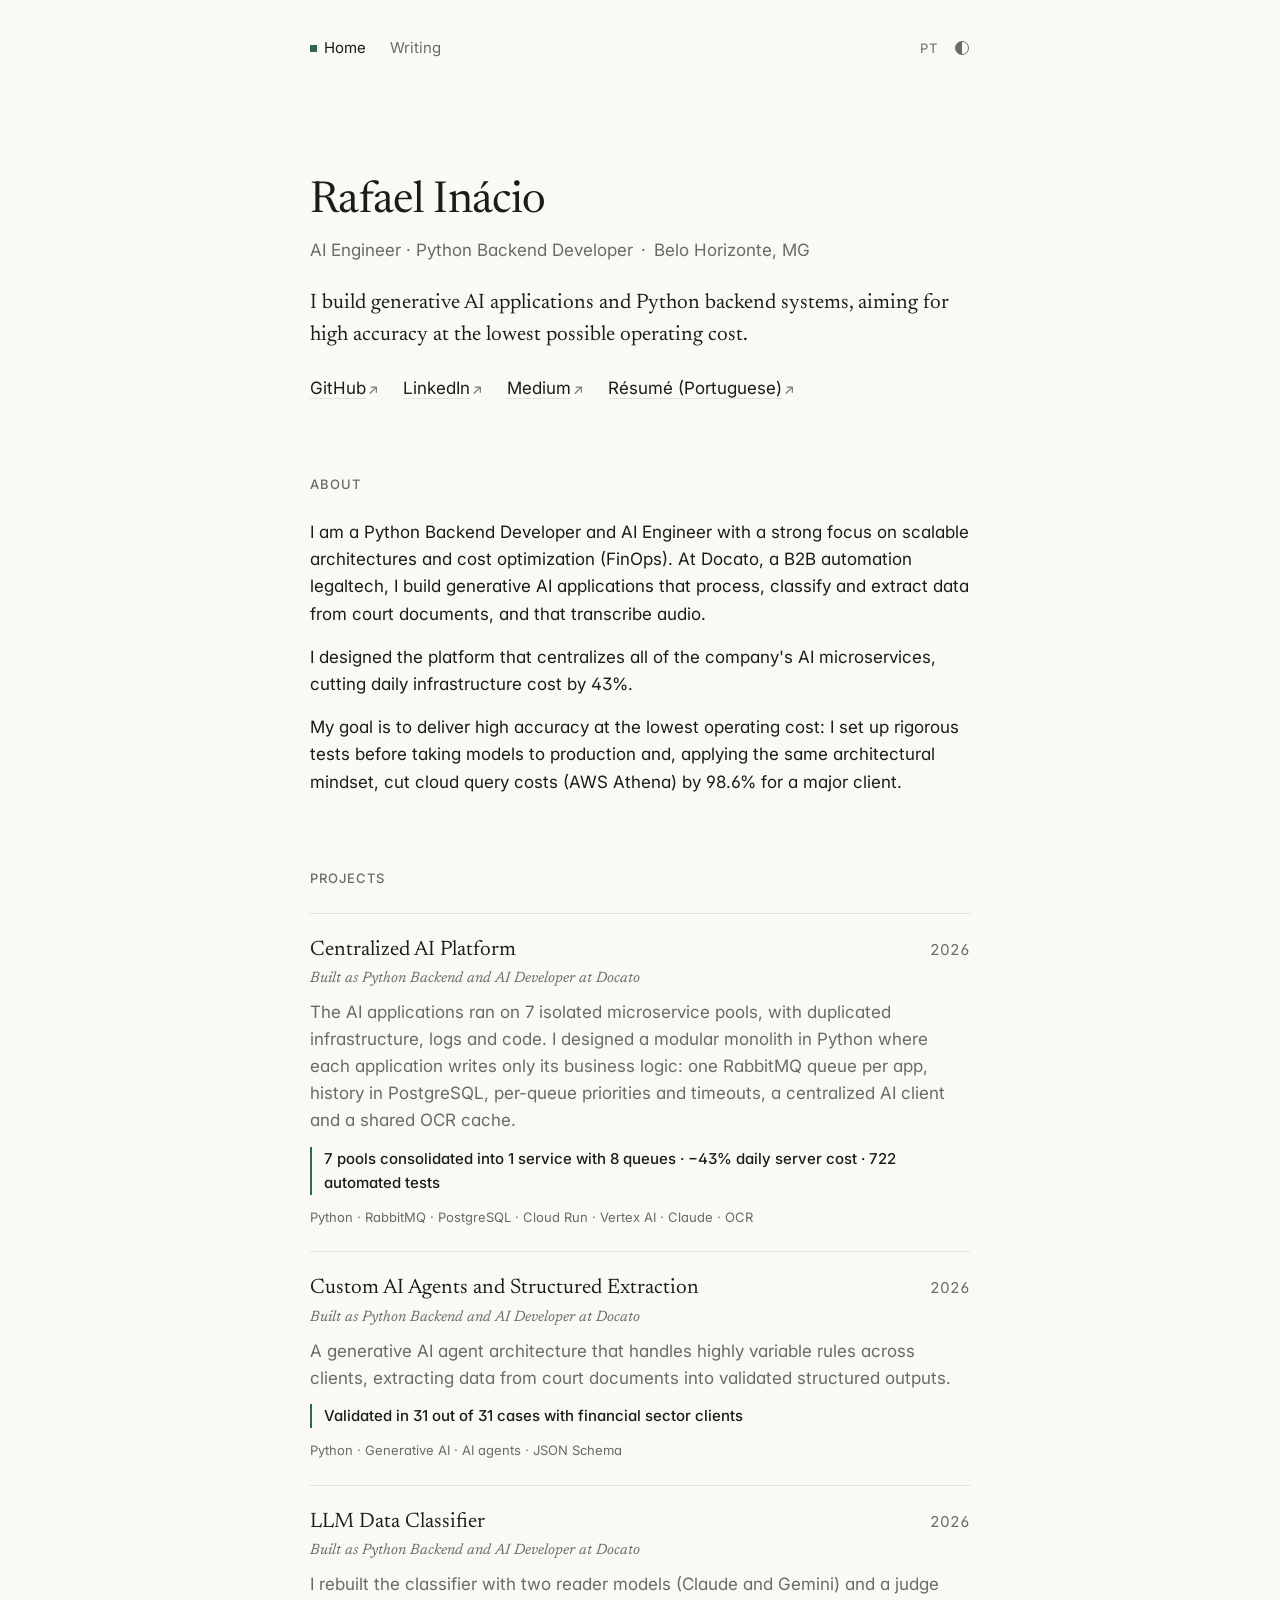
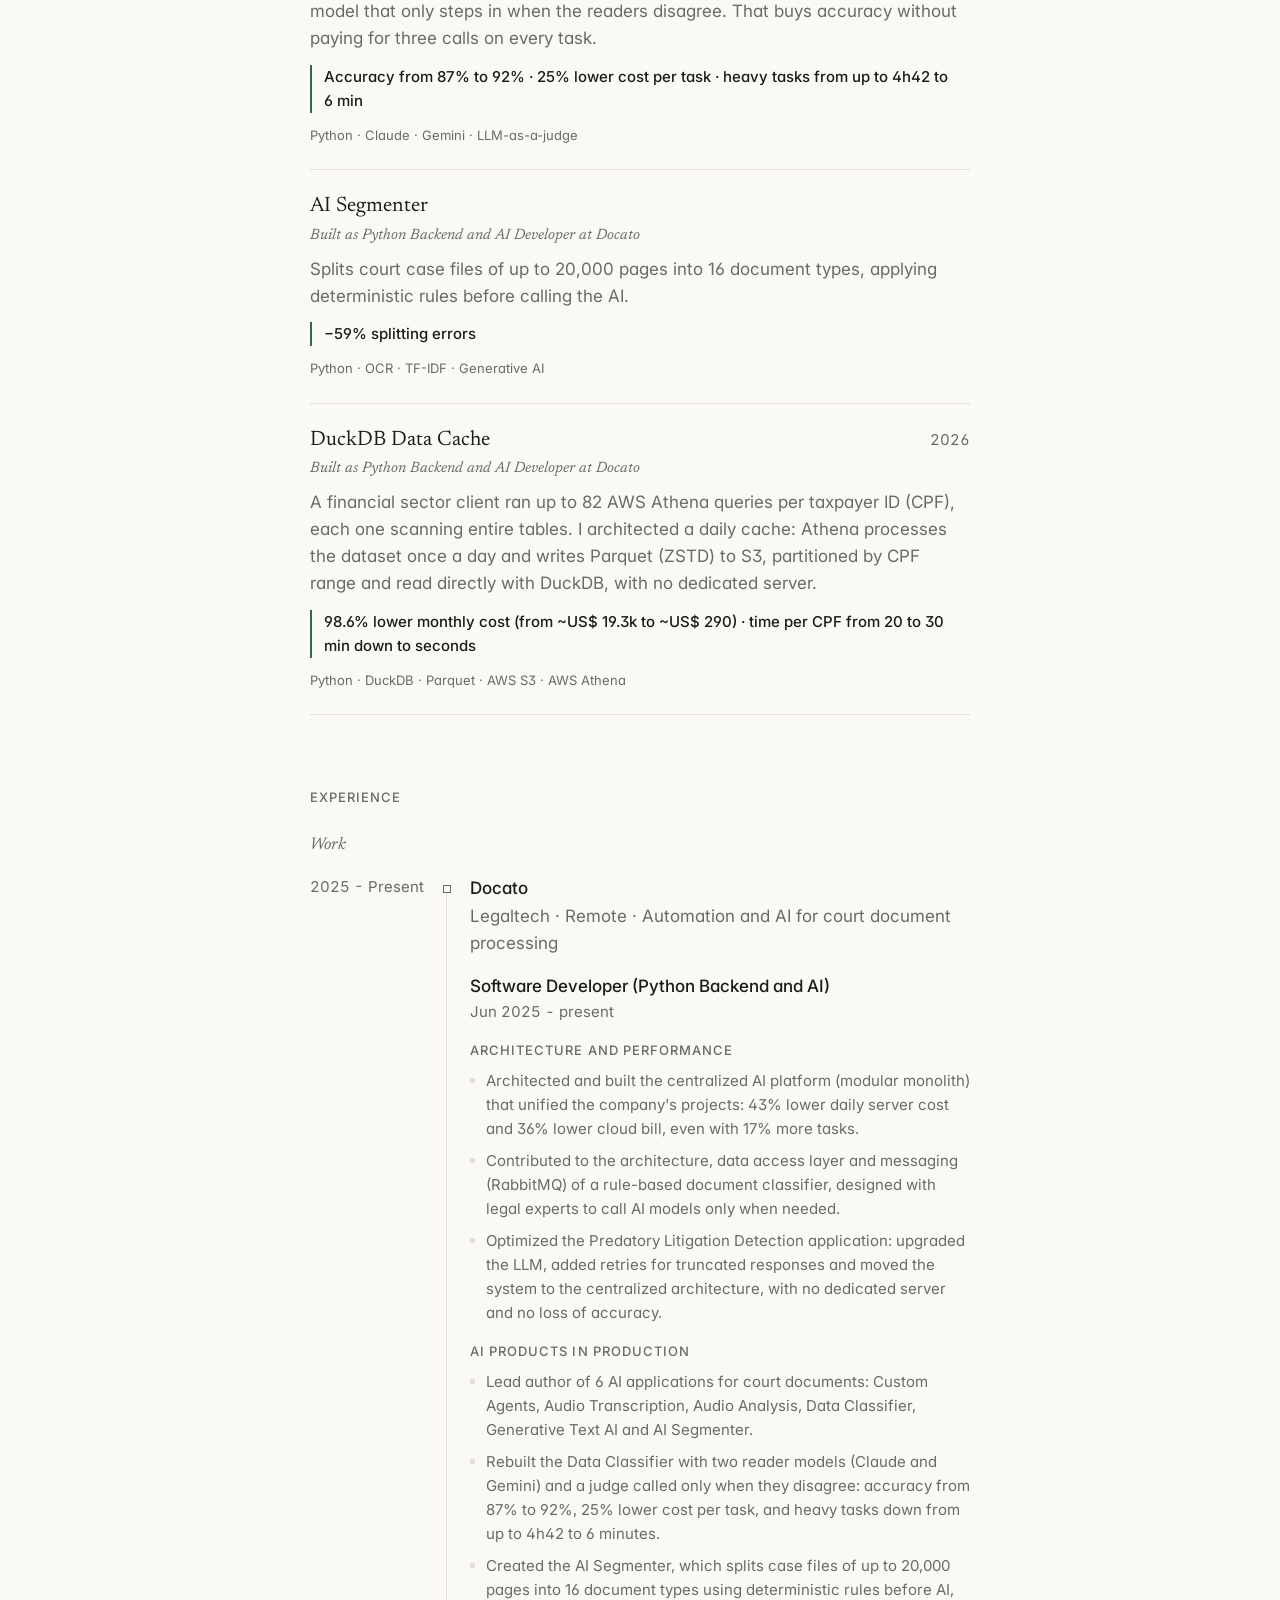
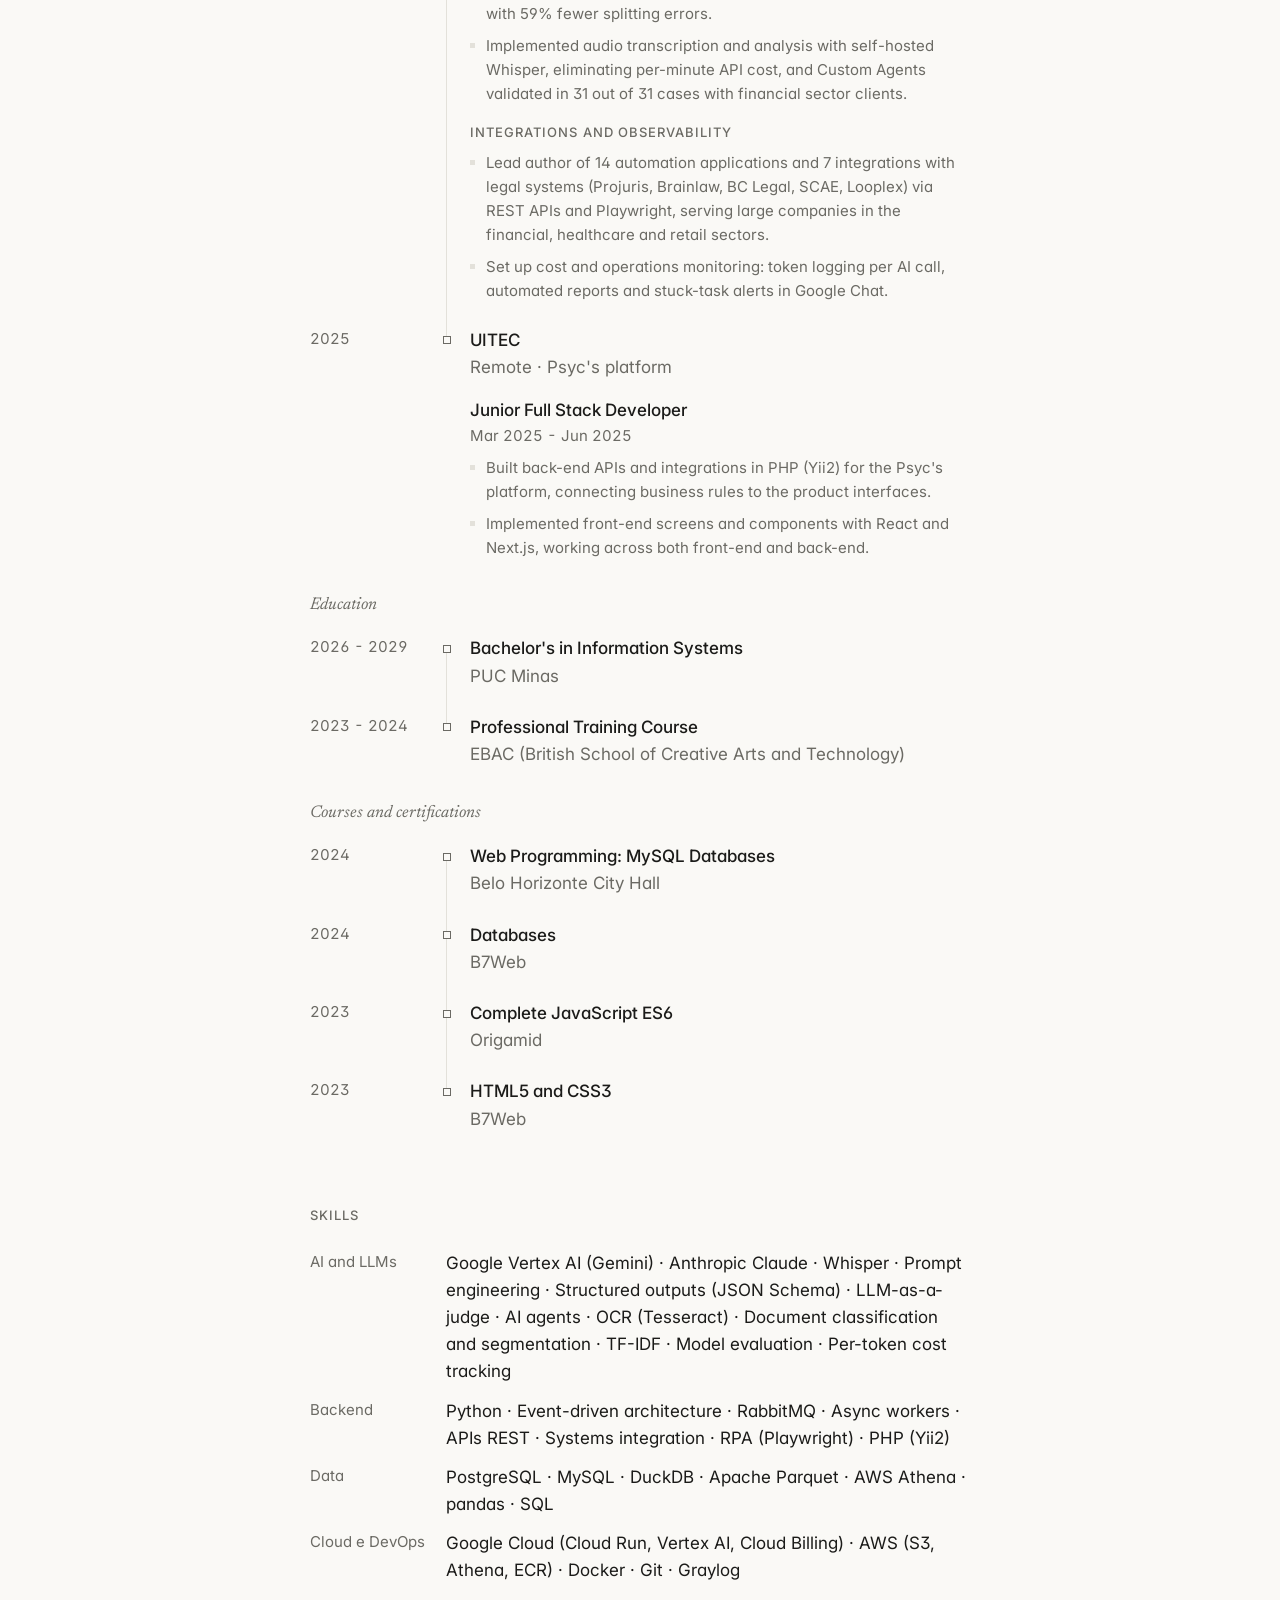
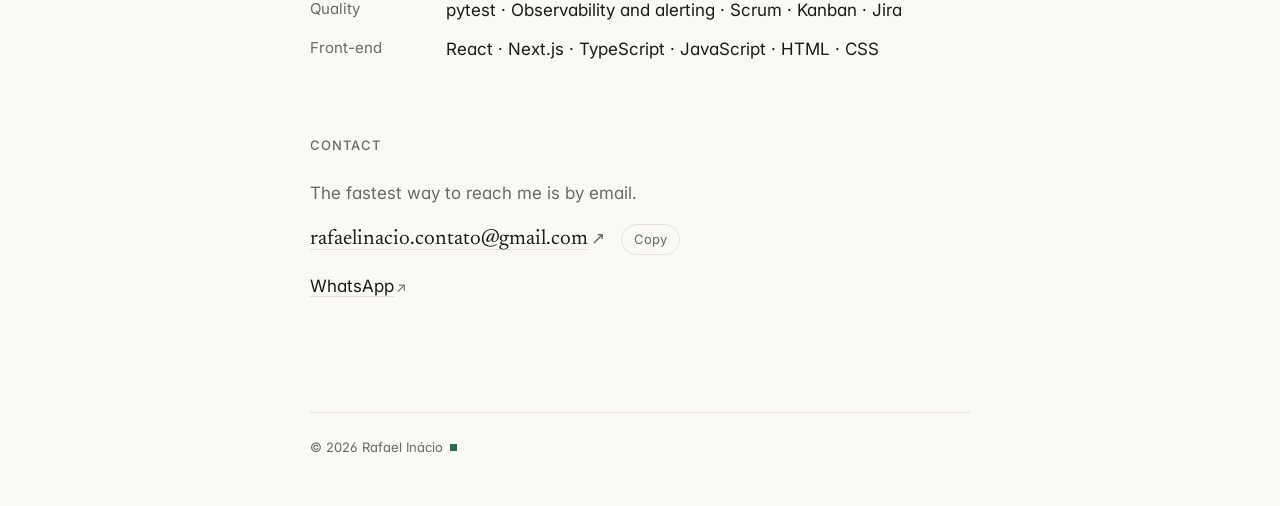
<file: index.html>
<!doctype html>

<html lang="pt-BR">
<head>
  <meta charset="utf-8">
  <meta name="viewport" content="width=device-width, initial-scale=1">
  <meta name="color-scheme" content="light dark">
  <meta name="theme-color" content="#faf9f6" media="(prefers-color-scheme: light)">
  <meta name="theme-color" content="#121211" media="(prefers-color-scheme: dark)">
  <meta name="description" content="">
  <title></title>

  <script>
    try {
      var savedTheme = localStorage.getItem('portfolio:tema');
      if (savedTheme === 'light' || savedTheme === 'dark') document.documentElement.dataset.theme = savedTheme;
    } catch (error) {}
  </script>

  <link rel="icon" href="data:image/svg+xml,%3Csvg xmlns='http://www.w3.org/2000/svg' viewBox='0 0 16 16'%3E%3Crect x='4' y='4' width='8' height='8' fill='%232d6a4f'/%3E%3C/svg%3E">

  <link rel="preconnect" href="https://fonts.googleapis.com">
  <link rel="preconnect" href="https://fonts.gstatic.com" crossorigin>
  <link rel="preload" as="style" href="https://fonts.googleapis.com/css2?family=Inter:wght@400;500&family=Newsreader:ital,opsz,wght@0,6..72,400;0,6..72,500;1,6..72,400&display=swap" onload="this.onload = null; this.rel = 'stylesheet'">
  <noscript><link rel="stylesheet" href="https://fonts.googleapis.com/css2?family=Inter:wght@400;500&family=Newsreader:ital,opsz,wght@0,6..72,400;0,6..72,500;1,6..72,400&display=swap"></noscript>

  <link rel="stylesheet" href="style.css">

  <link rel="modulepreload" href="js/app/PortfolioApp.js">
  <link rel="modulepreload" href="js/app/MetaManager.js">
  <link rel="modulepreload" href="js/core/dom.js">
  <link rel="modulepreload" href="js/core/utils.js">
  <link rel="modulepreload" href="js/services/PortfolioService.js">
  <link rel="modulepreload" href="js/services/MediumService.js">
  <link rel="modulepreload" href="js/services/ClipboardService.js">
  <link rel="modulepreload" href="js/ui/Link.js">
  <link rel="modulepreload" href="js/ui/Announcer.js">
  <link rel="modulepreload" href="js/features/Curiosities.js">
  <link rel="modulepreload" href="js/features/EdgeScrollNavigation.js">
  <link rel="modulepreload" href="js/features/ThemeSwitcher.js">
  <link rel="modulepreload" href="js/features/LanguageSwitcher.js">
  <link rel="modulepreload" href="js/components/Component.js">
  <link rel="modulepreload" href="js/components/Section.js">
  <link rel="modulepreload" href="js/components/Nav.js">
  <link rel="modulepreload" href="js/components/Hero.js">
  <link rel="modulepreload" href="js/components/About.js">
  <link rel="modulepreload" href="js/components/Projects.js">
  <link rel="modulepreload" href="js/components/Writings.js">
  <link rel="modulepreload" href="js/components/WritingsHeader.js">
  <link rel="modulepreload" href="js/components/Timeline.js">
  <link rel="modulepreload" href="js/components/Skills.js">
  <link rel="modulepreload" href="js/components/Contact.js">
  <link rel="modulepreload" href="js/components/Footer.js">
  <script type="module" src="js/main.js"></script>
</head>
<body class="is-loading" data-pagina="inicio">
  <div class="loader" aria-hidden="true"><span class="caret"></span></div>

  <a class="skip-link" href="#conteudo" data-texto="textos.acessibilidade.pularConteudo"></a>

  <div class="page">
    <nav class="site-nav" id="navegacao" data-aria="textos.acessibilidade.navegacaoSite"></nav>
    <header class="hero" id="hero"></header>
    <main id="conteudo" tabindex="-1" aria-busy="true"></main>
    <footer class="footer" id="rodape"></footer>
  </div>

  <div class="sr-only" aria-live="polite" id="anuncio"></div>
</body>
</html>
</file>
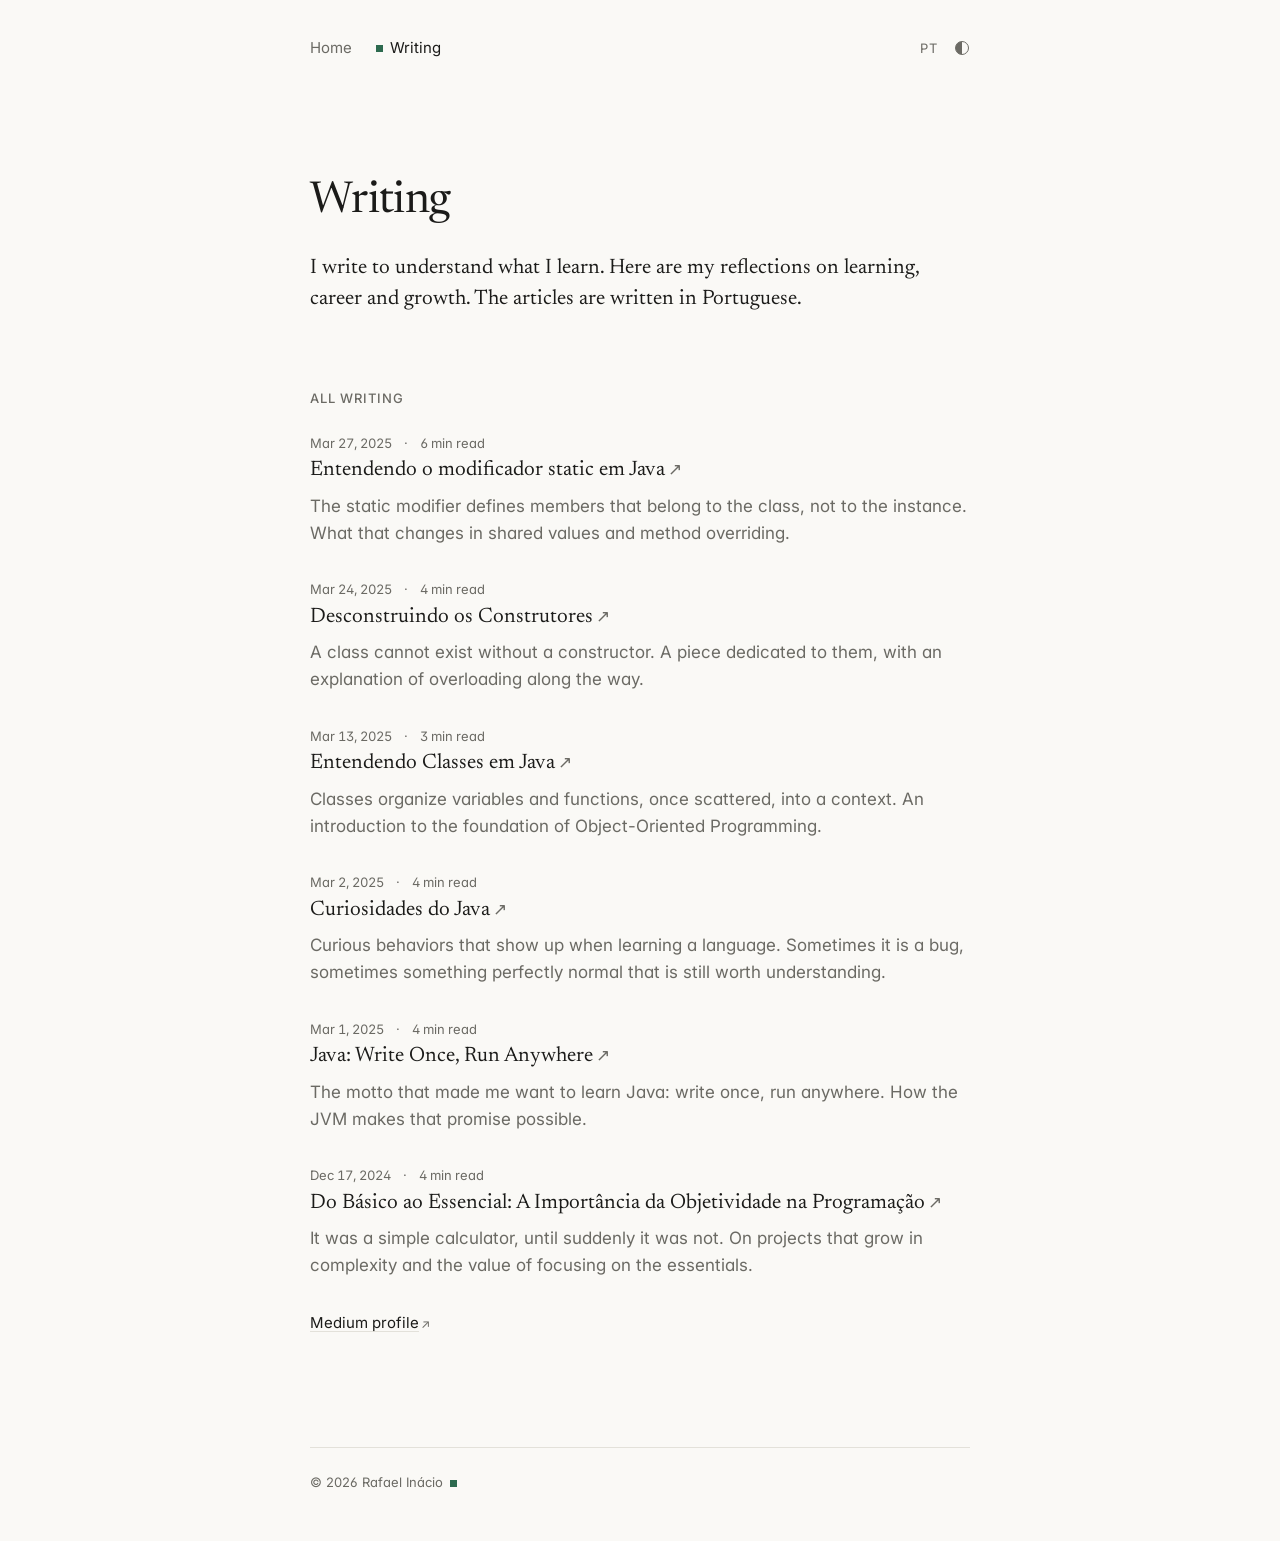
<file: escritos.html>
<!doctype html>
<html lang="pt-BR">
<head>
  <meta charset="utf-8">
  <meta name="viewport" content="width=device-width, initial-scale=1">
  <meta name="color-scheme" content="light dark">
  <meta name="theme-color" content="#faf9f6" media="(prefers-color-scheme: light)">
  <meta name="theme-color" content="#121211" media="(prefers-color-scheme: dark)">
  <meta name="description" content="">
  <title></title>

  <script>
    try {
      var savedTheme = localStorage.getItem('portfolio:tema');
      if (savedTheme === 'light' || savedTheme === 'dark') document.documentElement.dataset.theme = savedTheme;
    } catch (error) {}
  </script>

  <link rel="icon" href="data:image/svg+xml,%3Csvg xmlns='http://www.w3.org/2000/svg' viewBox='0 0 16 16'%3E%3Crect x='4' y='4' width='8' height='8' fill='%232d6a4f'/%3E%3C/svg%3E">

  <link rel="preconnect" href="https://fonts.googleapis.com">
  <link rel="preconnect" href="https://fonts.gstatic.com" crossorigin>
  <link rel="preload" as="style" href="https://fonts.googleapis.com/css2?family=Inter:wght@400;500&family=Newsreader:ital,opsz,wght@0,6..72,400;0,6..72,500;1,6..72,400&display=swap" onload="this.onload = null; this.rel = 'stylesheet'">
  <noscript><link rel="stylesheet" href="https://fonts.googleapis.com/css2?family=Inter:wght@400;500&family=Newsreader:ital,opsz,wght@0,6..72,400;0,6..72,500;1,6..72,400&display=swap"></noscript>
  <link rel="preconnect" href="https://api.rss2json.com" crossorigin>

  <link rel="stylesheet" href="style.css">
  <link rel="modulepreload" href="js/app/PortfolioApp.js">
  <link rel="modulepreload" href="js/app/MetaManager.js">
  <link rel="modulepreload" href="js/core/dom.js">
  <link rel="modulepreload" href="js/core/utils.js">
  <link rel="modulepreload" href="js/services/PortfolioService.js">
  <link rel="modulepreload" href="js/services/MediumService.js">
  <link rel="modulepreload" href="js/services/ClipboardService.js">
  <link rel="modulepreload" href="js/ui/Link.js">
  <link rel="modulepreload" href="js/ui/Announcer.js">
  <link rel="modulepreload" href="js/features/Curiosities.js">
  <link rel="modulepreload" href="js/features/EdgeScrollNavigation.js">
  <link rel="modulepreload" href="js/features/ThemeSwitcher.js">
  <link rel="modulepreload" href="js/features/LanguageSwitcher.js">
  <link rel="modulepreload" href="js/components/Component.js">
  <link rel="modulepreload" href="js/components/Section.js">
  <link rel="modulepreload" href="js/components/Nav.js">
  <link rel="modulepreload" href="js/components/Hero.js">
  <link rel="modulepreload" href="js/components/About.js">
  <link rel="modulepreload" href="js/components/Projects.js">
  <link rel="modulepreload" href="js/components/Writings.js">
  <link rel="modulepreload" href="js/components/WritingsHeader.js">
  <link rel="modulepreload" href="js/components/Timeline.js">
  <link rel="modulepreload" href="js/components/Skills.js">
  <link rel="modulepreload" href="js/components/Contact.js">
  <link rel="modulepreload" href="js/components/Footer.js">
  <script type="module" src="js/main.js"></script>
</head>
<body class="is-loading" data-pagina="escritos">
  <div class="loader" aria-hidden="true"><span class="caret"></span></div>

  <a class="skip-link" href="#conteudo" data-texto="textos.acessibilidade.pularConteudo"></a>

  <div class="page">
    <nav class="site-nav" id="navegacao" data-aria="textos.acessibilidade.navegacaoSite"></nav>
    <header class="hero" id="hero"></header>
    <main id="conteudo" tabindex="-1" aria-busy="true"></main>
    <footer class="footer" id="rodape"></footer>
  </div>

  <div class="sr-only" aria-live="polite" id="anuncio"></div>
</body>
</html>
</file>
<file: style.css>
/* 1. Design tokens ------------------------------------------------- */
:root {
  --font-serif: "Newsreader", "Iowan Old Style", Georgia, serif;
  --font-sans: "Inter", system-ui, -apple-system, "Segoe UI", Roboto, sans-serif;

  --text-xs: 0.8125rem;
  --text-sm: 0.9375rem;
  --text-base: 1.0625rem;
  --text-lg: 1.3125rem;
  --text-xl: clamp(2rem, 1.6rem + 2vw, 2.75rem);

  --leading-tight: 1.2;
  --leading-normal: 1.6;
  --tracking-label: 0.08em;

  --space-1: 0.25rem;
  --space-2: 0.5rem;
  --space-3: 0.75rem;
  --space-4: 1rem;
  --space-5: 1.5rem;
  --space-6: 2rem;
  --space-7: 3rem;
  --space-8: 4.5rem;
  --space-9: 7rem;

  --measure: 660px;
  --gutter: 1.25rem;
  --period-col: 7.5rem;

  --bg: #faf9f6;
  --fg: #1b1b19;
  --muted: #6b6a64;
  --rule: #e3e1da;
  --accent: #2d6a4f;
  --highlight: rgba(45, 106, 79, 0.14);
  --selection: rgba(45, 106, 79, 0.2);
  --drawing-filter: none;

  --ease: cubic-bezier(0.22, 1, 0.36, 1);
  --dur: 380ms;

  color-scheme: light dark;
}

/* Tema escuro: sistema no escuro sem escolha manual, ou data-theme="dark".
   Manter as cores dos dois blocos iguais. */
@media (prefers-color-scheme: dark) {
  :root:not([data-theme="light"]) {
    --bg: #121211;
    --fg: #ecebe6;
    --muted: #9b9a93;
    --rule: #2a2a27;
    --accent: #74c69d;
    --highlight: rgba(116, 198, 157, 0.2);
    --selection: rgba(116, 198, 157, 0.3);
    --drawing-filter: invert(1);
  }
}

:root[data-theme="dark"] {
  --bg: #121211;
  --fg: #ecebe6;
  --muted: #9b9a93;
  --rule: #2a2a27;
  --accent: #74c69d;
  --highlight: rgba(116, 198, 157, 0.2);
  --selection: rgba(116, 198, 157, 0.3);
  --drawing-filter: invert(1);
  color-scheme: dark;
}

:root[data-theme="light"] { color-scheme: light; }


/* 2. Reset e base -------------------------------------------------- */
*,
*::before,
*::after { box-sizing: border-box; }

* { margin: 0; }

html {
  -webkit-text-size-adjust: 100%;
  text-size-adjust: 100%;
  scroll-behavior: smooth;
}

body {
  background: var(--bg);
  color: var(--fg);
  font-family: var(--font-sans);
  font-size: var(--text-base);
  line-height: var(--leading-normal);
  font-feature-settings: "ss01", "cv11";
  -webkit-font-smoothing: antialiased;
  text-rendering: optimizeLegibility;
}

::selection { background: var(--selection); }

img { display: block; max-width: 100%; height: auto; }

ol, ul { list-style: none; padding: 0; }

button { font: inherit; color: inherit; }

:focus-visible {
  outline: 2px solid var(--accent);
  outline-offset: 3px;
  border-radius: 2px;
}


/* 3. Layout -------------------------------------------------------- */
.page {
  max-width: calc(var(--measure) + var(--gutter) * 2);
  margin-inline: auto;
  padding: var(--space-6) var(--gutter) var(--space-7);
}

main:focus { outline: none; }

.site-nav {
  display: flex;
  align-items: center;
  justify-content: space-between;
  min-height: 1.5rem; /* reserva o espaço antes do JS preencher */
  margin-bottom: var(--space-9);
  font-size: var(--text-sm);
}

.language-switch {
  margin-left: auto;
  padding: var(--space-1) var(--space-2);
  border: 0;
  background: transparent;
  font: inherit;
  font-size: var(--text-xs);
  letter-spacing: 0.08em;
  color: var(--muted);
  cursor: pointer;
  transition: color var(--dur) var(--ease);
}

.language-switch:hover { color: var(--fg); }

.theme-switch {
  display: grid;
  place-items: center;
  width: 2rem;
  height: 2rem;
  margin-right: calc(var(--space-2) * -1); /* alinha o círculo com a borda da coluna */
  padding: 0;
  border: 0;
  border-radius: 50%;
  background: transparent;
  color: var(--muted);
  cursor: pointer;
  transition: color var(--dur) var(--ease);
}

.theme-switch:hover { color: var(--fg); }

.theme-switch__icon {
  width: 0.9rem;
  height: 0.9rem;
  border: 1.5px solid currentColor;
  border-radius: 50%;
  background: linear-gradient(90deg, currentColor 50%, transparent 50%);
  transition: transform 500ms var(--ease);
}

.theme-switch:hover .theme-switch__icon { transform: rotate(180deg); }

.site-nav__list {
  display: flex;
  gap: var(--space-5);
}

.site-nav__link {
  color: var(--muted);
  text-decoration: none;
  transition: color var(--dur) var(--ease);
}

.site-nav__link:hover { color: var(--fg); }

.site-nav__link[aria-current="page"] { color: var(--fg); }

.site-nav__link[aria-current="page"]::before {
  content: "";
  display: inline-block;
  width: 0.45em;
  height: 0.45em;
  margin-right: 0.5em;
  background: var(--accent);
  vertical-align: 0.1em;
}


/* 4. Hero ---------------------------------------------------------- */
.hero { margin-bottom: var(--space-8); }

.hero__avatar {
  width: 64px;
  height: 64px;
  border-radius: 50%;
  object-fit: cover;
  margin-bottom: var(--space-5);
}

.hero__name {
  font-family: var(--font-serif);
  font-size: var(--text-xl);
  font-weight: 400;
  line-height: var(--leading-tight);
  letter-spacing: -0.015em;
}

.hero__role {
  margin-top: var(--space-2);
  color: var(--muted);
}

.hero__place::before {
  content: "·";
  margin-inline: var(--space-2);
}

.hero__lede {
  margin-top: var(--space-5);
  font-family: var(--font-serif);
  font-size: var(--text-lg);
  line-height: 1.5;
  text-wrap: pretty;
}

.hero__links { margin-top: var(--space-5); }

.inline-list {
  display: flex;
  flex-wrap: wrap;
  gap: var(--space-2) var(--space-5);
}


/* 5. Seções e prosa ------------------------------------------------ */
.section + .section { margin-top: var(--space-8); }

.section__title {
  margin-bottom: var(--space-5);
  font-size: var(--text-xs);
  font-weight: 500;
  letter-spacing: var(--tracking-label);
  text-transform: uppercase;
  color: var(--muted);
}

.prose p { text-wrap: pretty; }
.prose p + p { margin-top: var(--space-4); }


/* 6. Projetos ------------------------------------------------------ */
.projects { border-top: 1px solid var(--rule); }

.project {
  padding-block: var(--space-5);
  border-bottom: 1px solid var(--rule);
}

.project__head {
  display: flex;
  align-items: baseline;
  justify-content: space-between;
  gap: var(--space-4);
}

.project__title {
  font-family: var(--font-serif);
  font-size: var(--text-lg);
  font-weight: 400;
  line-height: var(--leading-tight);
}

.project__year,
.timeline__period {
  font-size: var(--text-sm);
  color: var(--muted);
  font-variant-numeric: tabular-nums;
  white-space: nowrap;
}

.project__context {
  margin-top: var(--space-1);
  font-family: var(--font-serif);
  font-style: italic;
  font-size: var(--text-sm);
  color: var(--muted);
}

.project__summary {
  margin-top: var(--space-2);
  color: var(--muted);
  text-wrap: pretty;
}

.project-group + .project-group { margin-top: var(--space-7); }

.project__result {
  margin-top: var(--space-3);
  padding-left: var(--space-3);
  border-left: 2px solid var(--accent);
  font-size: var(--text-sm);
  font-weight: 500;
  text-wrap: pretty;
}

.project__meta {
  display: flex;
  flex-wrap: wrap;
  justify-content: space-between;
  gap: var(--space-2) var(--space-4);
  margin-top: var(--space-3);
  font-size: var(--text-xs);
  color: var(--muted);
}


/* 6b. Escritos ----------------------------------------------------- */
.section__intro {
  margin-bottom: var(--space-5);
  color: var(--muted);
  text-wrap: pretty;
}

.post + .post { margin-top: var(--space-6); }

.post__meta {
  display: flex;
  flex-wrap: wrap;
  gap: var(--space-3);
  font-size: var(--text-xs);
  color: var(--muted);
  font-variant-numeric: tabular-nums;
}

.post__meta > * + *::before {
  content: "·";
  margin-right: var(--space-3);
}

.post__title {
  margin-top: var(--space-1);
  font-family: var(--font-serif);
  font-size: var(--text-lg);
  font-weight: 400;
  line-height: 1.3;
  text-wrap: balance;
}

.post__title .link { text-decoration-color: transparent; }

.post__summary {
  margin-top: var(--space-2);
  color: var(--muted);
  text-wrap: pretty;
}

.section__more {
  margin-top: var(--space-6);
  font-size: var(--text-sm);
}


/* 7. Trajetória ---------------------------------------------------- */
.timeline-group + .timeline-group { margin-top: var(--space-6); }

.group-title {
  margin-bottom: var(--space-4);
  font-family: var(--font-serif);
  font-style: italic;
  font-size: var(--text-base);
  font-weight: 400;
  color: var(--muted);
}

.timeline__item {
  position: relative;
  display: grid;
  grid-template-columns: var(--period-col) 1fr;
  gap: var(--space-4);
  padding-bottom: var(--space-5);
}

.timeline__item:last-child { padding-bottom: 0; }

/* Posição horizontal do fio: entre a coluna de período e o corpo. */
.timeline { --rail-x: calc(var(--period-col) + var(--space-4)); }

.timeline__body { padding-left: var(--space-5); }

/* O fio: do centro deste marcador até o centro do próximo. */
.timeline__item::before {
  content: "";
  position: absolute;
  left: var(--rail-x);
  top: 0.8em;
  bottom: -0.8em;
  width: 1px;
  background: var(--rule);
}

.timeline__item:last-child::before { display: none; }

.timeline__item::after {
  content: "";
  position: absolute;
  left: calc(var(--rail-x) - 3.5px);
  top: calc(0.8em - 4px);
  width: 8px;
  height: 8px;
  border: 1px solid var(--muted);
  background: var(--bg);
  transition: background-color var(--dur) var(--ease),
              border-color var(--dur) var(--ease),
              transform var(--dur) var(--ease);
}

.timeline__item:hover::after,
.timeline__item:focus-within::after {
  background: var(--accent);
  border-color: var(--accent);
  transform: rotate(45deg);
}

.timeline__title { font-weight: 500; }

.timeline__org { color: var(--muted); }

.timeline__desc {
  margin-top: var(--space-2);
  font-size: var(--text-sm);
  color: var(--muted);
  text-wrap: pretty;
}

.roles { margin-top: var(--space-4); }

.role + .role {
  margin-top: var(--space-5);
  padding-top: var(--space-5);
  border-top: 1px solid var(--rule);
}

.role__title { font-weight: 500; }

.role__period {
  font-size: var(--text-sm);
  color: var(--muted);
  font-variant-numeric: tabular-nums;
}

.role__summary {
  margin-top: var(--space-2);
  font-size: var(--text-sm);
  color: var(--muted);
  text-wrap: pretty;
}

.role__group { margin-top: var(--space-4); }

.role__group-title {
  font-size: var(--text-xs);
  font-weight: 500;
  letter-spacing: var(--tracking-label);
  text-transform: uppercase;
  color: var(--muted);
}

.role__list { margin-top: var(--space-2); }

.role__list li {
  position: relative;
  padding-left: var(--space-4);
  font-size: var(--text-sm);
  color: var(--muted);
  text-wrap: pretty;
}

.role__list li + li { margin-top: var(--space-2); }

.role__list li::before {
  content: "";
  position: absolute;
  left: 0;
  top: 0.62em;
  width: 5px;
  height: 5px;
  background: var(--rule);
}


/* 8. Ferramentas e contato ----------------------------------------- */
.tools {
  display: grid;
  grid-template-columns: var(--period-col) 1fr;
  gap: var(--space-3) var(--space-4);
}

.tools dt {
  font-size: var(--text-sm);
  color: var(--muted);
}

.tools dd { margin: 0; }

.contact__text { color: var(--muted); }

.contact__email {
  display: flex;
  flex-wrap: wrap;
  align-items: baseline;
  gap: var(--space-2) var(--space-4);
  margin-block: var(--space-4);
}

.copy {
  padding: var(--space-1) var(--space-3);
  border: 1px solid var(--rule);
  border-radius: 999px;
  background: transparent;
  font-size: var(--text-xs);
  color: var(--muted);
  cursor: pointer;
  transition: color var(--dur) var(--ease), border-color var(--dur) var(--ease);
}

.copy:hover { color: var(--fg); border-color: var(--muted); }
.copy.is-done { color: var(--accent); border-color: var(--accent); }


/* 9. Rodapé -------------------------------------------------------- */
.footer {
  margin-top: var(--space-9);
  padding-top: var(--space-5);
  border-top: 1px solid var(--rule);
  font-size: var(--text-xs);
  color: var(--muted);
}

.footer__text::after {
  content: "";
  display: inline-block;
  width: 0.55em;
  height: 0.55em;
  margin-left: 0.5em;
  background: var(--accent);
  vertical-align: 0.05em;
}


/* 10. Links -------------------------------------------------------- */
.link {
  color: inherit;
  text-decoration: underline;
  text-decoration-thickness: 1px;
  text-decoration-color: var(--rule);
  text-underline-offset: 0.22em;
  background-image: linear-gradient(var(--highlight), var(--highlight));
  background-repeat: no-repeat;
  background-position: 0 88%;
  background-size: 0% 0.55em;
  transition: background-size var(--dur) var(--ease),
              text-decoration-color var(--dur) var(--ease);
  -webkit-box-decoration-break: clone;
  box-decoration-break: clone;
}

.link:hover,
.link:focus-visible {
  background-size: 100% 0.55em;
  text-decoration-color: var(--accent);
}

.link--external::after {
  content: "↗" / "";
  display: inline-block;
  margin-left: 0.15em;
  font-size: 0.8em;
  color: var(--muted);
  transition: transform var(--dur) var(--ease), color var(--dur) var(--ease);
}

.link--external:hover::after,
.link--external:focus-visible::after {
  transform: translate(2px, -2px);
  color: var(--accent);
}

.project__title .link { text-decoration-color: transparent; }

.link--quiet { color: var(--muted); }
.link--quiet:hover { color: var(--fg); }

.link--large {
  font-family: var(--font-serif);
  font-size: var(--text-lg);
}


/* 11. Cursor e loader ---------------------------------------------- */
.caret {
  display: inline-block;
  width: 0.06em;
  min-width: 2px;
  height: 0.9em;
  margin-left: 0.08em;
  background: var(--accent);
  vertical-align: -0.08em;
}

.hero__name .caret {
  animation:
    blink 1s steps(1, end) 0.6s 4,
    caret-out 400ms var(--ease) 4.6s forwards;
}

.loader {
  position: fixed;
  inset: 0;
  display: none;
  max-width: calc(var(--measure) + var(--gutter) * 2);
  margin-inline: auto;
  /* Mesma altura em que o título aparece: topo da página + nav + respiro. */
  padding: calc(var(--space-6) + 1.5rem + var(--space-9)) var(--gutter) 0;
  font-size: var(--text-xl);
  pointer-events: none;
}

.loader .caret { animation: blink 1s steps(1, end) infinite; }

.is-loading .loader,
.is-error .loader { display: block; }

/* Só mostra o cursor se o carregamento demorar (o erro aparece na hora). */
.is-loading .loader { animation: loader-wait 0s linear 400ms both; }

@keyframes loader-wait { from { visibility: hidden; } to { visibility: visible; } }

/* Esconde bordas soltas (ex.: linha do rodapé) enquanto carrega. */
.is-loading .page { visibility: hidden; }

.is-error .loader .caret {
  animation: none;
  background: transparent;
  outline: 1px solid var(--accent);
}

@keyframes blink { 50% { opacity: 0; } }

@keyframes caret-out { to { opacity: 0; transform: scaleY(0.2); } }


/* 11b. Curiosidades (js/features/Curiosities.js) ------------------- */
.curio {
  position: fixed;
  z-index: 5;
  width: 76px;
  transform: rotate(var(--tilt, 0deg));
  cursor: help;
}

.curio__drawing {
  display: block;
  width: 76px;
  height: 76px;
  opacity: 0.72;
  animation: doodle-draw 1.8s var(--ease) both;
  transition: opacity var(--dur) var(--ease), transform var(--dur) var(--ease);
}

.curio:hover .curio__drawing {
  opacity: 0.95;
  transform: scale(1.06);
}

.curio__caption {
  position: absolute;
  top: calc(100% + var(--space-2));
  left: 50%;
  width: var(--caption-width, 200px);
  font-family: var(--font-serif);
  font-style: italic;
  font-size: var(--text-sm);
  line-height: 1.35;
  text-align: center;
  text-wrap: balance;
  color: var(--fg);
  opacity: 0;
  transform: translateX(-50%) rotate(calc(var(--tilt, 0deg) * -1)) translateY(-4px);
  transition: opacity var(--dur) var(--ease), transform var(--dur) var(--ease);
  pointer-events: none;
}

.curio:hover .curio__caption {
  opacity: 1;
  transform: translateX(-50%) rotate(calc(var(--tilt, 0deg) * -1)) translateY(0);
}

.curio.is-leaving {
  animation: doodle-fade 1.2s var(--ease) forwards;
  pointer-events: none;
}

@keyframes doodle-draw {
  from { clip-path: inset(0 100% 0 0); }
  to   { clip-path: inset(0 0 0 0); }
}

@keyframes doodle-fade { to { opacity: 0; } }

/* Inverte o traço preto no tema escuro. */
.curio__drawing { filter: var(--drawing-filter); }

@media print {
  .curio { display: none; }
}


/* 11c. Troca de página ao rolar além da borda
   (js/features/EdgeScrollNavigation.js) ---------------------------- */
.edge-hint {
  position: fixed;
  left: 50%;
  z-index: 6;
  display: grid;
  justify-items: center;
  gap: var(--space-2);
  padding: var(--space-2) var(--space-4);
  background: var(--bg);
  font-size: var(--text-xs);
  letter-spacing: 0.02em;
  color: var(--muted);
  opacity: 0;
  transform: translate(-50%, var(--hint-offset));
  transition: opacity var(--dur) var(--ease), transform var(--dur) var(--ease);
  pointer-events: none;
}

.edge-hint--down { bottom: var(--space-5); --hint-offset: 8px; }
.edge-hint--up   { top: var(--space-5);    --hint-offset: -8px; }

.edge-hint.is-visible {
  opacity: 1;
  transform: translate(-50%, 0);
}

.edge-hint__bar {
  display: block;
  width: 120px;
  height: 2px;
  background: var(--rule);
  overflow: hidden;
}

.edge-hint__fill {
  display: block;
  height: 100%;
  background: var(--accent);
  transform: scaleX(0);
  transform-origin: left;
  transition: transform 120ms linear;
}

body {
  transition: opacity 250ms var(--ease);
}

body.is-leaving-page { opacity: 0; }

.curio--continuation .curio__caption {
  width: max(var(--caption-width, 200px), 180px);
}


/* 12. Entrada, acessibilidade e movimento reduzido ------------------ */
.is-ready .site-nav,
.is-ready .hero > *,
.is-ready main > .section,
.is-ready .footer {
  animation: rise 700ms var(--ease) both;
  animation-delay: calc(var(--i, 0) * 70ms);
}

/* Seções trocadas depois da carga (ex.: textos do Medium) não animam de novo. */
.is-ready main > .section.no-enter { animation: none; }

@keyframes rise {
  from { opacity: 0; transform: translateY(8px); }
}

.sr-only {
  position: absolute;
  width: 1px;
  height: 1px;
  padding: 0;
  margin: -1px;
  overflow: hidden;
  clip: rect(0 0 0 0);
  white-space: nowrap;
  border: 0;
}

.skip-link {
  position: absolute;
  top: var(--space-3);
  left: var(--space-3);
  padding: var(--space-2) var(--space-3);
  background: var(--fg);
  color: var(--bg);
  font-size: var(--text-sm);
  transform: translateY(-200%);
}

.skip-link:focus { transform: none; }

@media (max-width: 520px) {
  :root { --space-9: 4.5rem; --space-8: 3.5rem; }

  .timeline__item,
  .tools { grid-template-columns: 1fr; gap: var(--space-1); }

  /* No celular o fio vai para a borda esquerda e o período sobe para cima do corpo. */
  .timeline { --rail-x: 3.5px; }
  .timeline__item { padding-left: var(--space-5); }
  .timeline__body { padding-left: 0; }
  .tools dd + dt { margin-top: var(--space-3); }}

@media (prefers-reduced-motion: reduce) {
  html { scroll-behavior: auto; }

  *,
  *::before,
  *::after {
    animation-duration: 1ms !important;
    animation-iteration-count: 1 !important;
    animation-delay: 0ms !important;
    transition-duration: 1ms !important;
  }

  .hero__name .caret { opacity: 0; }
}

@media print {
  .loader, .skip-link, .copy, .caret { display: none !important; }
  .link { background: none; text-decoration: underline; }
}
</file>
